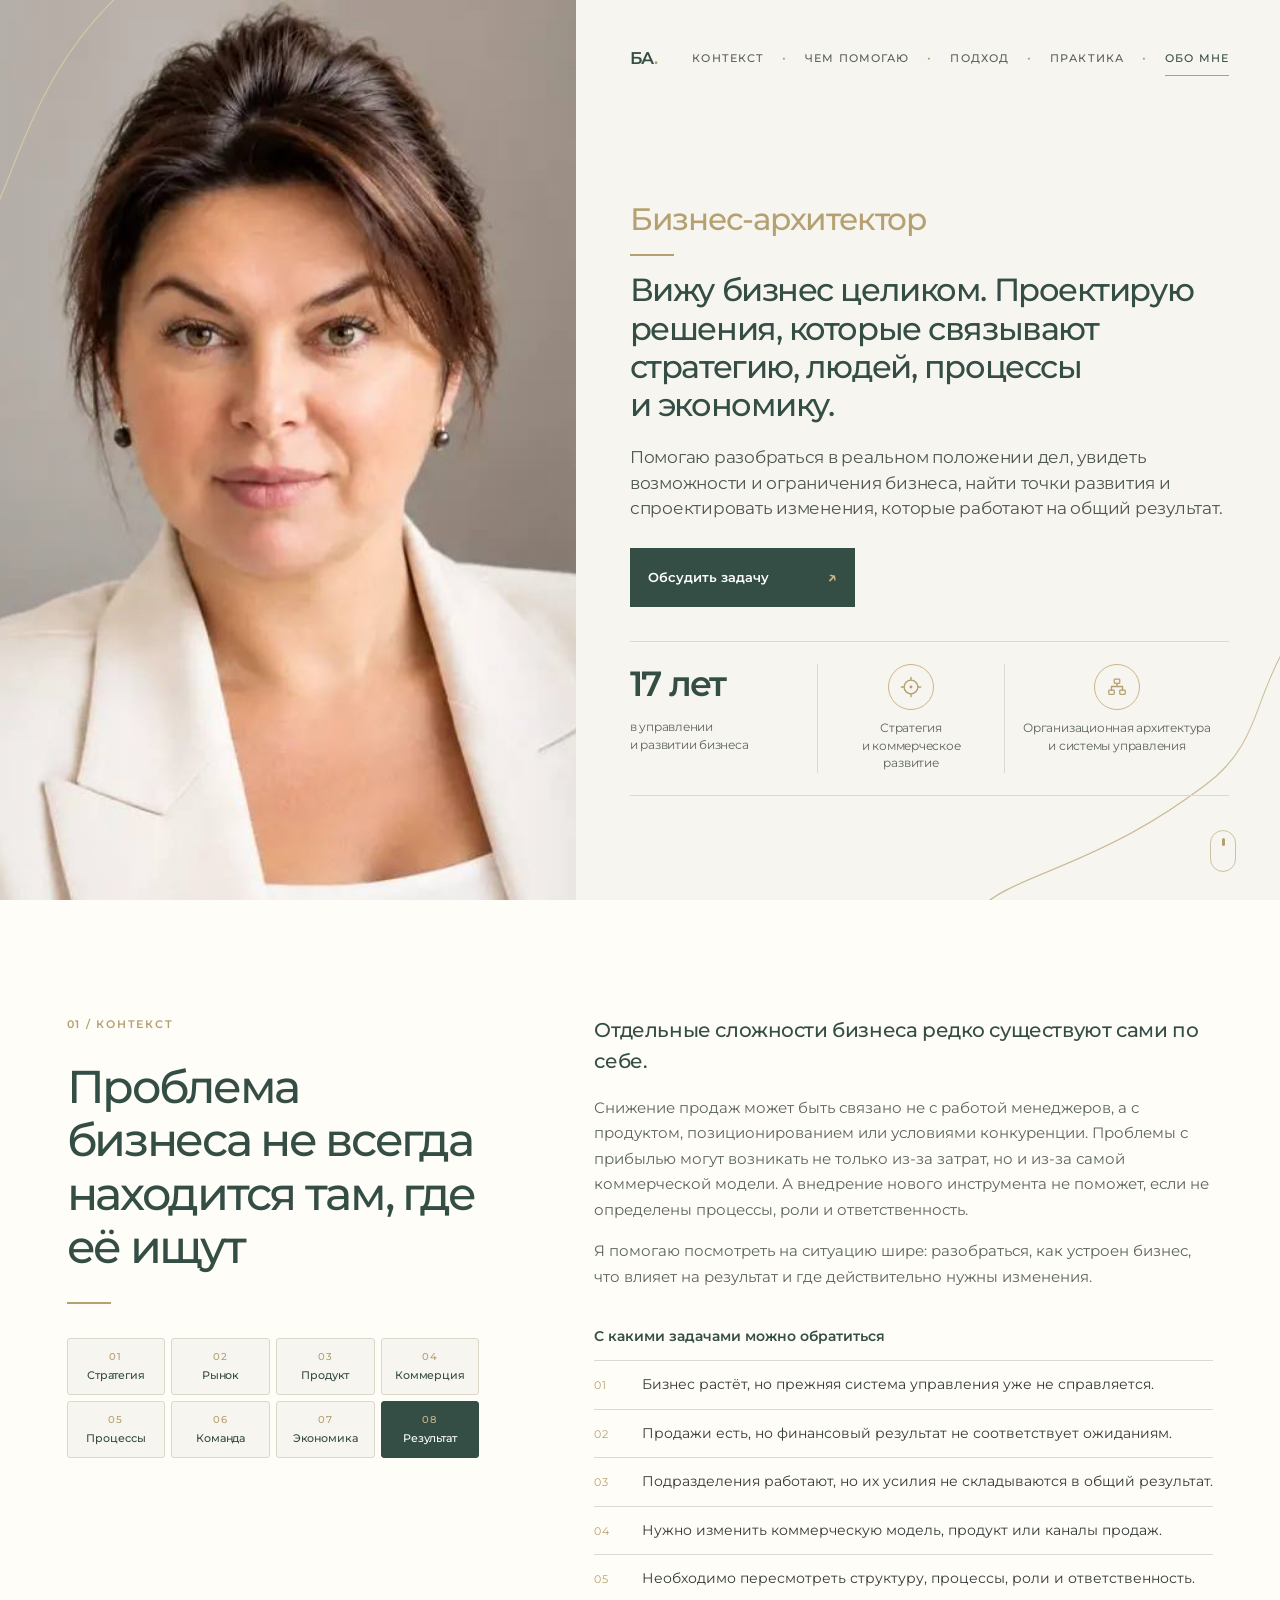
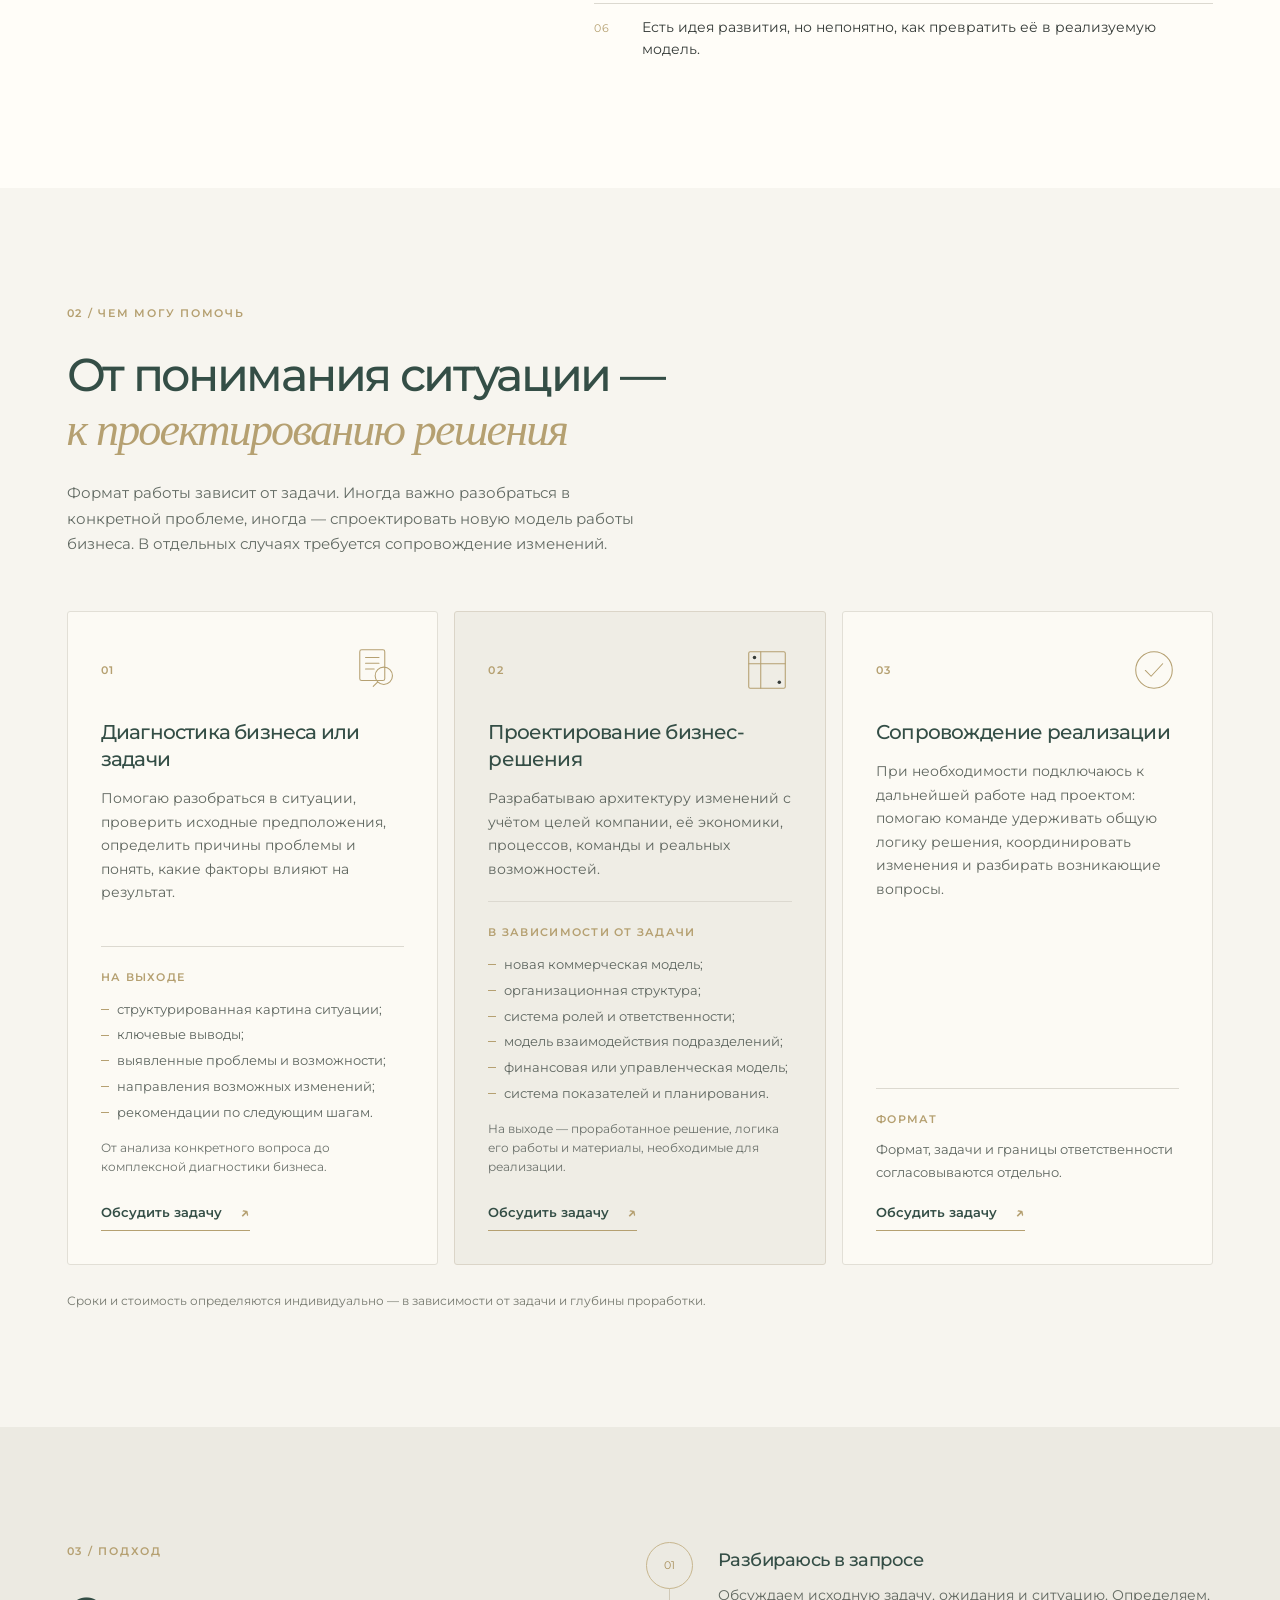
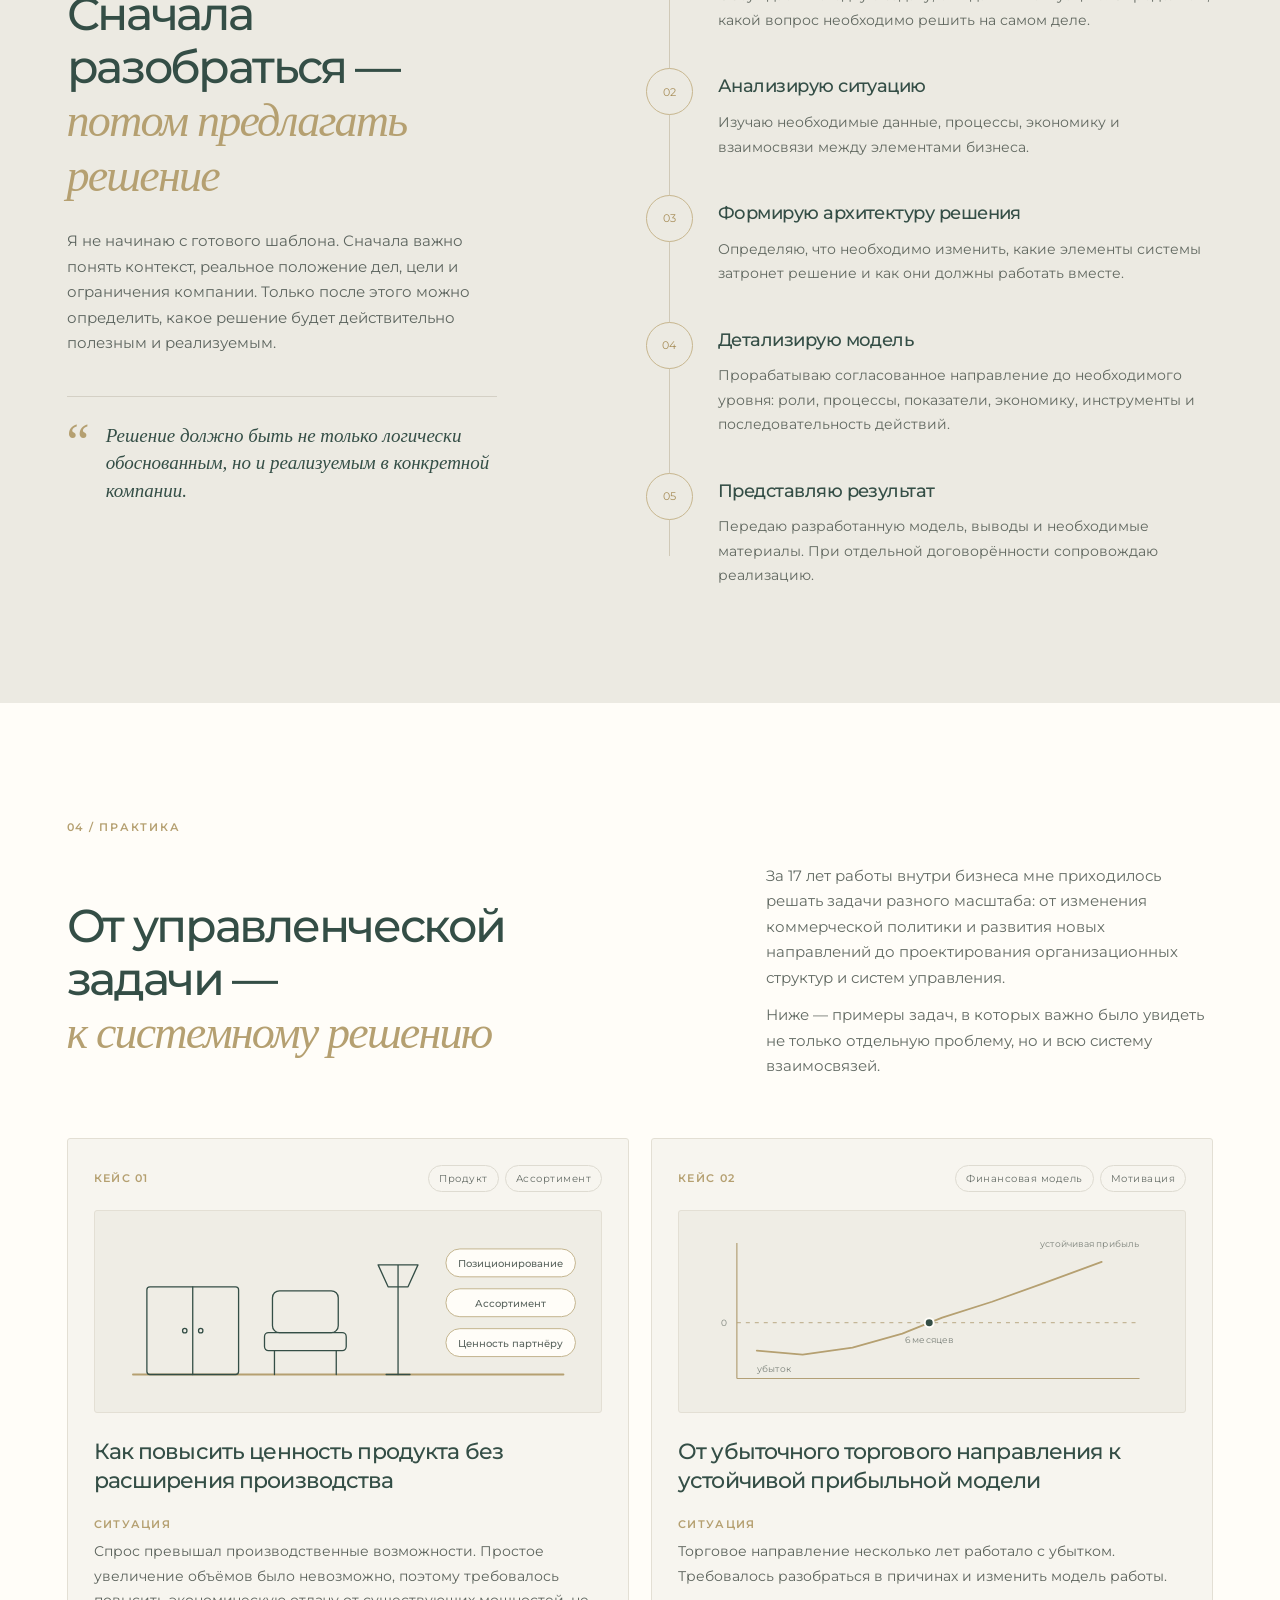
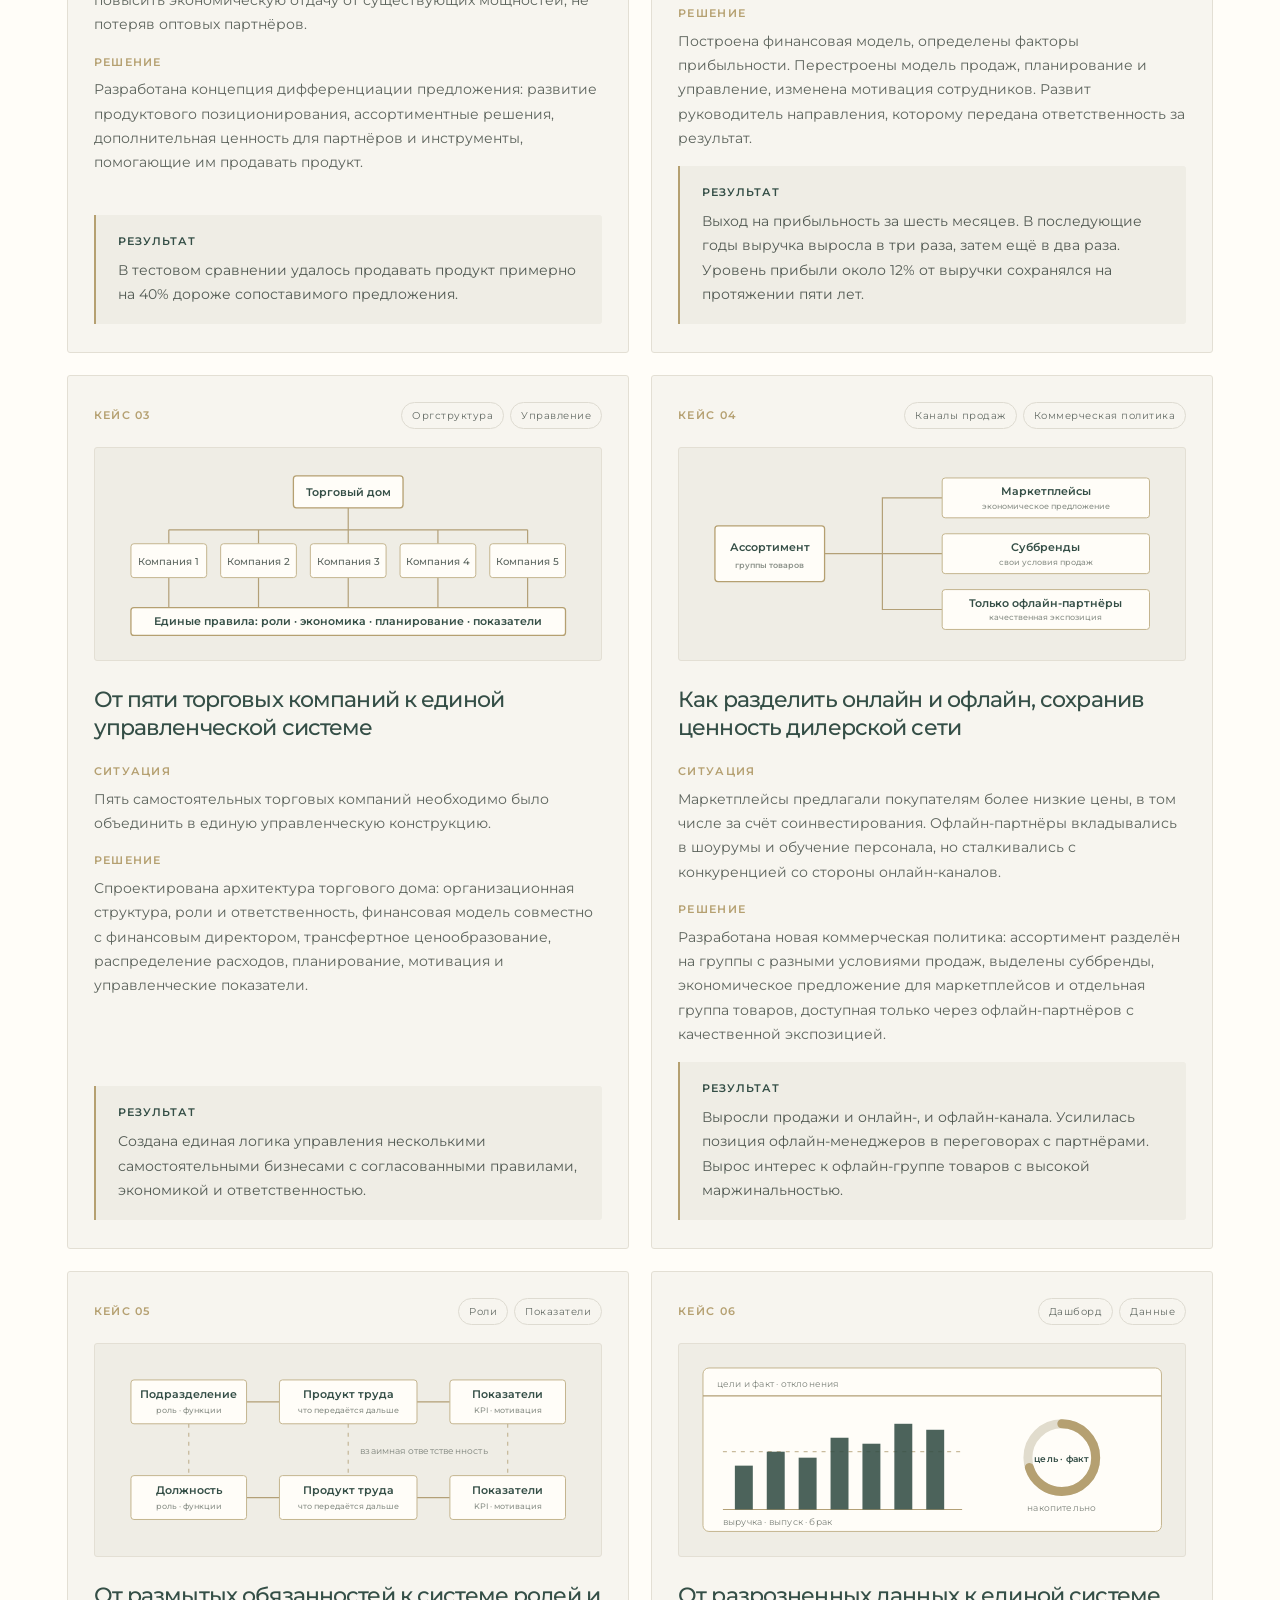
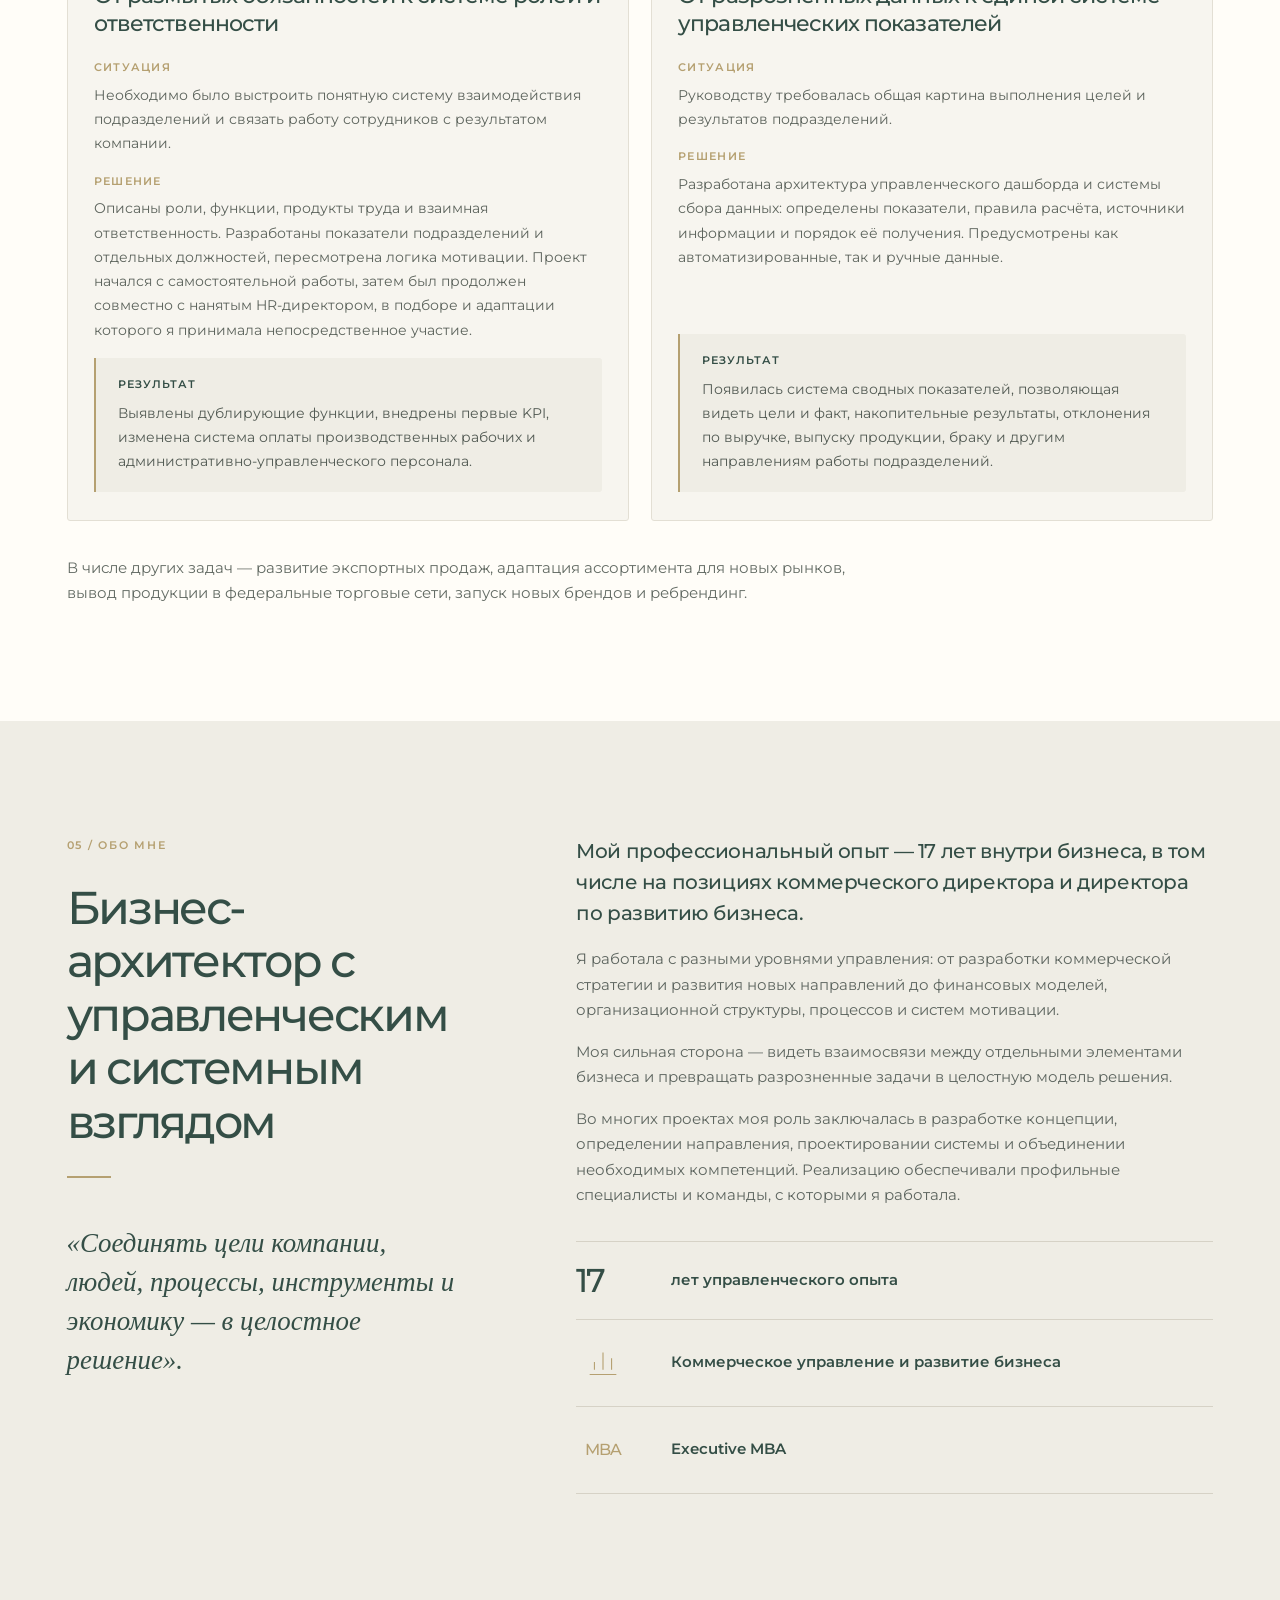
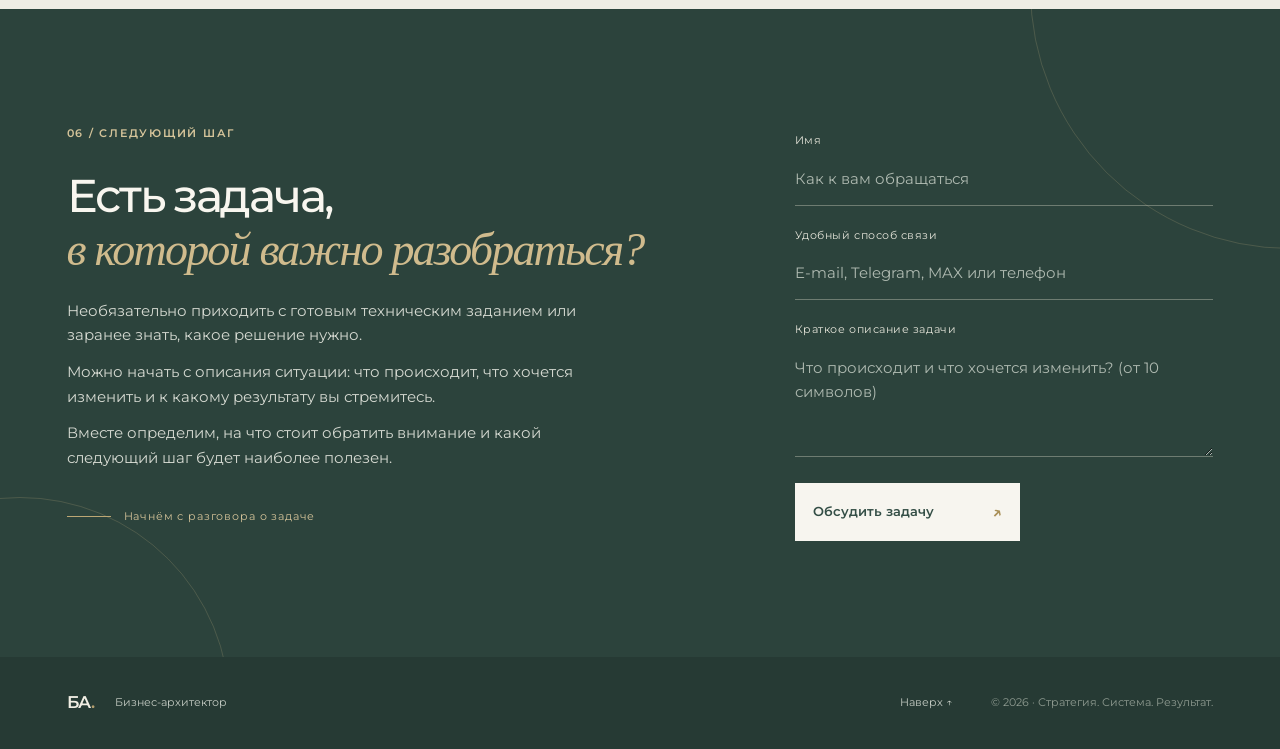
<file: index.html>
<!doctype html>
<html lang="ru">
<head>
  <meta charset="utf-8">
  <meta name="viewport" content="width=device-width, initial-scale=1">
  <meta name="theme-color" content="#f7f5ef">
  <title>Бизнес-архитектор — стратегия, система, результат</title>
  <meta name="description" content="Бизнес-архитектор. 17 лет в управлении и развитии бизнеса. Диагностика, проектирование бизнес-решений и сопровождение реализации.">
  <meta property="og:type" content="website">
  <meta property="og:title" content="Бизнес-архитектор — стратегия, система, результат">
  <meta property="og:description" content="Вижу бизнес целиком. Проектирую решения, которые связывают стратегию, людей, процессы и экономику.">
  <meta property="og:locale" content="ru_RU">
  <meta property="og:image" content="https://oskeroa08.github.io/-/assets/portrait.jpg">
  <link rel="icon" href="data:image/svg+xml,%3Csvg xmlns='http://www.w3.org/2000/svg' viewBox='0 0 64 64'%3E%3Crect width='64' height='64' rx='12' fill='%23344e46'/%3E%3Ctext x='32' y='42' font-family='Georgia,serif' font-size='30' fill='%23b5a071' text-anchor='middle'%3E%D0%91%D0%90.%3C/text%3E%3C/svg%3E">
  <link rel="preconnect" href="https://fonts.googleapis.com">
  <link rel="preconnect" href="https://fonts.gstatic.com" crossorigin>
  <link href="https://fonts.googleapis.com/css2?family=Montserrat:wght@400;500;600;700&display=swap" rel="stylesheet">
  <link rel="stylesheet" href="styles.css">
  <noscript><style>.reveal { opacity: 1; transform: none; }</style></noscript>
</head>
<body>
  <main>
    <!-- ============ ГЛАВНЫЙ ЭКРАН ============ -->
    <section class="hero" id="top" aria-labelledby="hero-title">
      <div class="hero-portrait">
        <img src="assets/portrait.jpg" alt="Портрет бизнес-архитектора в светлом жакете" width="1280" height="721" fetchpriority="high" decoding="async">
        <svg class="portrait-line" viewBox="0 0 250 300" aria-hidden="true"><path d="M-35 300 C 25 220, 30 85, 155 -25" /></svg>
      </div>
      <div class="hero-panel">
        <div class="hero-header-slot">
          <header class="hero-header" id="site-header">
            <a class="wordmark" href="#top" aria-label="На главную">БА<span>.</span></a>
            <nav class="top-nav" id="main-nav" aria-label="Основная навигация">
              <a class="active" data-spy="approach" href="#approach">Контекст</a><i>•</i>
              <a data-spy="services" href="#services">Чем помогаю</a><i>•</i>
              <a data-spy="process" href="#process">Подход</a><i>•</i>
              <a data-spy="cases" href="#cases">Практика</a><i>•</i>
              <a data-spy="about" href="#about">Обо мне</a>
            </nav>
            <button class="menu-toggle" type="button" aria-label="Открыть меню" aria-expanded="false" aria-controls="main-nav"><span></span><span></span></button>
          </header>
        </div>
        <div class="hero-content">
          <p class="eyebrow">Бизнес-архитектор</p>
          <span class="gold-rule" aria-hidden="true"></span>
          <h1 id="hero-title">Вижу бизнес целиком. Проектирую решения, которые связывают стратегию,&nbsp;людей, процессы и&nbsp;экономику.</h1>
          <p class="hero-description">Помогаю разобраться в реальном положении дел, увидеть возможности и ограничения бизнеса, найти точки развития и спроектировать изменения, которые работают на общий результат.</p>
          <a class="button button-dark" href="#contact">Обсудить задачу <span>↗</span></a>
          <div class="hero-facts" aria-label="Опыт и специализация">
            <div class="experience fact">
              <strong>17 лет</strong>
              <span>в управлении<br>и развитии бизнеса</span>
            </div>
            <div class="fact icon-fact">
              <span class="icon-circle" aria-hidden="true"><svg viewBox="0 0 24 24"><circle cx="12" cy="12" r="7.5"/><circle cx="12" cy="12" r="1.6" fill="currentColor" stroke="none"/><path d="M12 1.5v3M12 19.5v3M1.5 12h3M19.5 12h3"/></svg></span>
              <span>Стратегия<br>и коммерческое развитие</span>
            </div>
            <div class="fact icon-fact">
              <span class="icon-circle" aria-hidden="true"><svg viewBox="0 0 24 24"><rect x="9" y="3.5" width="6" height="4.5" rx=".8"/><rect x="3" y="15.5" width="6" height="4.5" rx=".8"/><rect x="15" y="15.5" width="6" height="4.5" rx=".8"/><path d="M12 8v3.5M6 15.5v-4h12v4"/></svg></span>
              <span>Организационная архитектура<br>и системы управления</span>
            </div>
          </div>
        </div>
        <svg class="hero-bottom-line" viewBox="0 0 470 250" preserveAspectRatio="none" aria-hidden="true"><path d="M470 20 C 425 70, 430 105, 350 140 S 205 195, 100 220 S 20 245, -10 252"/></svg>
      </div>
      <a class="scroll-cue" href="#approach" aria-label="Прокрутить к следующему разделу"><span></span></a>
    </section>

    <!-- ============ 01 / КОНТЕКСТ ============ -->
    <section class="section approach" id="approach">
      <div class="section-wrap approach-grid">
        <div class="section-intro reveal">
          <p class="section-kicker">01 / Контекст</p>
          <h2>Проблема бизнеса не всегда находится там, где её ищут</h2>
          <span class="gold-rule" aria-hidden="true"></span>
          <ol class="biz-map" aria-label="Взаимосвязи бизнеса">
            <li><span>01</span>Стратегия</li>
            <li><span>02</span>Рынок</li>
            <li><span>03</span>Продукт</li>
            <li><span>04</span>Коммерция</li>
            <li><span>05</span>Процессы</li>
            <li><span>06</span>Команда</li>
            <li><span>07</span>Экономика</li>
            <li><span>08</span>Результат</li>
          </ol>
        </div>
        <div class="approach-copy reveal">
          <p class="lead">Отдельные сложности бизнеса редко существуют сами по себе.</p>
          <p>Снижение продаж может быть связано не с работой менеджеров, а с продуктом, позиционированием или условиями конкуренции. Проблемы с прибылью могут возникать не только из-за затрат, но и из-за самой коммерческой модели. А внедрение нового инструмента не поможет, если не определены процессы, роли и ответственность.</p>
          <p>Я помогаю посмотреть на ситуацию шире: разобраться, как устроен бизнес, что влияет на результат и где действительно нужны изменения.</p>
          <div class="situations">
            <h3>С какими задачами можно обратиться</h3>
            <div class="situation"><span>01</span><p>Бизнес растёт, но прежняя система управления уже не справляется.</p></div>
            <div class="situation"><span>02</span><p>Продажи есть, но финансовый результат не соответствует ожиданиям.</p></div>
            <div class="situation"><span>03</span><p>Подразделения работают, но их усилия не складываются в общий результат.</p></div>
            <div class="situation"><span>04</span><p>Нужно изменить коммерческую модель, продукт или каналы продаж.</p></div>
            <div class="situation"><span>05</span><p>Необходимо пересмотреть структуру, процессы, роли и ответственность.</p></div>
            <div class="situation"><span>06</span><p>Есть идея развития, но непонятно, как превратить её в реализуемую модель.</p></div>
          </div>
        </div>
      </div>
    </section>

    <!-- ============ 02 / ЧЕМ МОГУ ПОМОЧЬ ============ -->
    <section class="section services" id="services">
      <div class="section-wrap">
        <div class="section-heading reveal">
          <p class="section-kicker">02 / Чем могу помочь</p>
          <h2>От понимания ситуации —<br><em>к проектированию решения</em></h2>
          <p class="section-deck">Формат работы зависит от задачи. Иногда важно разобраться в конкретной проблеме, иногда — спроектировать новую модель работы бизнеса. В отдельных случаях требуется сопровождение изменений.</p>
        </div>
        <div class="service-grid">
          <article class="service-card reveal">
            <div class="card-top">
              <span class="card-number">01</span>
              <svg viewBox="0 0 52 52" aria-hidden="true"><rect x="6" y="5" width="26" height="32" rx="2"/><path d="M12 13h14M12 19h14M12 25h9"/><circle cx="31" cy="32" r="9"/><path d="m24.5 38.5-4.5 4.5"/></svg>
            </div>
            <h3>Диагностика бизнеса или задачи</h3>
            <p>Помогаю разобраться в ситуации, проверить исходные предположения, определить причины проблемы и понять, какие факторы влияют на результат.</p>
            <div class="deliverable">
              <span>На выходе</span>
              <ul class="check-list">
                <li>структурированная картина ситуации;</li>
                <li>ключевые выводы;</li>
                <li>выявленные проблемы и возможности;</li>
                <li>направления возможных изменений;</li>
                <li>рекомендации по следующим шагам.</li>
              </ul>
            </div>
            <p class="service-format">От анализа конкретного вопроса до комплексной диагностики бизнеса.</p>
            <a class="text-link" href="#contact">Обсудить задачу <span>↗</span></a>
          </article>
          <article class="service-card featured reveal">
            <div class="card-top">
              <span class="card-number">02</span>
              <svg viewBox="0 0 52 52" aria-hidden="true"><rect x="7" y="7" width="38" height="38" rx="1.5"/><path d="M7 19.5h38M19.5 7v38"/><circle cx="13" cy="13" r="1.8" fill="currentColor" stroke="none"/><circle cx="38.8" cy="38.8" r="1.8" fill="currentColor" stroke="none"/></svg>
            </div>
            <h3>Проектирование бизнес-решения</h3>
            <p>Разрабатываю архитектуру изменений с учётом целей компании, её экономики, процессов, команды и реальных возможностей.</p>
            <div class="deliverable">
              <span>В зависимости от задачи</span>
              <ul class="check-list">
                <li>новая коммерческая модель;</li>
                <li>организационная структура;</li>
                <li>система ролей и ответственности;</li>
                <li>модель взаимодействия подразделений;</li>
                <li>финансовая или управленческая модель;</li>
                <li>система показателей и планирования.</li>
              </ul>
            </div>
            <p class="service-format">На выходе — проработанное решение, логика его работы и материалы, необходимые для реализации.</p>
            <a class="text-link" href="#contact">Обсудить задачу <span>↗</span></a>
          </article>
          <article class="service-card reveal">
            <div class="card-top">
              <span class="card-number">03</span>
              <svg viewBox="0 0 52 52" aria-hidden="true"><circle cx="26" cy="26" r="19"/><path d="m17 26.5 6 6 12-13"/></svg>
            </div>
            <h3>Сопровождение реализации</h3>
            <p>При необходимости подключаюсь к дальнейшей работе над проектом: помогаю команде удерживать общую логику решения, координировать изменения и разбирать возникающие вопросы.</p>
            <div class="deliverable"><span>Формат</span><p>Формат, задачи и границы ответственности согласовываются отдельно.</p></div>
            <a class="text-link" href="#contact">Обсудить задачу <span>↗</span></a>
          </article>
        </div>
        <p class="pricing-note reveal">Сроки и стоимость определяются индивидуально — в зависимости от задачи и глубины проработки.</p>
      </div>
    </section>

    <!-- ============ 03 / ПОДХОД ============ -->
    <section class="section process" id="process">
      <div class="section-wrap process-layout">
        <div class="process-intro reveal">
          <p class="section-kicker">03 / Подход</p>
          <h2>Сначала разобраться —<br><em>потом предлагать решение</em></h2>
          <p>Я не начинаю с готового шаблона. Сначала важно понять контекст, реальное положение дел, цели и ограничения компании. Только после этого можно определить, какое решение будет действительно полезным и реализуемым.</p>
          <div class="principle"><span class="principle-mark" aria-hidden="true">“</span><p>Решение должно быть не только логически обоснованным, но и реализуемым в конкретной компании.</p></div>
        </div>
        <div class="timeline reveal">
          <article class="timeline-step"><span class="timeline-number">01</span><div><h3>Разбираюсь в запросе</h3><p>Обсуждаем исходную задачу, ожидания и ситуацию. Определяем, какой вопрос необходимо решить на самом деле.</p></div></article>
          <article class="timeline-step"><span class="timeline-number">02</span><div><h3>Анализирую ситуацию</h3><p>Изучаю необходимые данные, процессы, экономику и взаимосвязи между элементами бизнеса.</p></div></article>
          <article class="timeline-step"><span class="timeline-number">03</span><div><h3>Формирую архитектуру решения</h3><p>Определяю, что необходимо изменить, какие элементы системы затронет решение и как они должны работать вместе.</p></div></article>
          <article class="timeline-step"><span class="timeline-number">04</span><div><h3>Детализирую модель</h3><p>Прорабатываю согласованное направление до необходимого уровня: роли, процессы, показатели, экономику, инструменты и последовательность действий.</p></div></article>
          <article class="timeline-step"><span class="timeline-number">05</span><div><h3>Представляю результат</h3><p>Передаю разработанную модель, выводы и необходимые материалы. При отдельной договорённости сопровождаю реализацию.</p></div></article>
        </div>
      </div>
    </section>

    <!-- ============ 04 / ПРАКТИКА ============ -->
    <section class="section cases" id="cases">
      <div class="section-wrap">
        <div class="section-heading cases-heading reveal">
          <p class="section-kicker">04 / Практика</p>
          <h2>От управленческой задачи&nbsp;—<br><em>к системному решению</em></h2>
          <div class="section-deck">
            <p>За 17 лет работы внутри бизнеса мне приходилось решать задачи разного масштаба: от изменения коммерческой политики и развития новых направлений до проектирования организационных структур и систем управления.</p>
            <p>Ниже — примеры задач, в которых важно было увидеть не только отдельную проблему, но и всю систему взаимосвязей.</p>
          </div>
        </div>

        <div class="case-grid">

          <!-- Кейс 01 -->
          <article class="case reveal">
            <div class="case-aside">
              <div class="case-head">
                <span class="case-index">Кейс 01</span>
                <div class="case-tags"><span>Продукт</span><span>Ассортимент</span></div>
              </div>
              <div class="case-visual" aria-hidden="true">
                <svg class="dgm" viewBox="0 0 480 170" role="img">
                  <g class="dgm-line-gold"><path d="M24 148H456"/></g>
                  <g class="dgm-draw">
                    <rect x="38" y="60" width="92" height="88" rx="3"/>
                    <path d="M84 60v88"/>
                    <circle cx="76" cy="104" r="2.2"/><circle cx="92" cy="104" r="2.2"/>
                    <rect x="164" y="64" width="66" height="42" rx="7"/>
                    <rect x="156" y="106" width="82" height="18" rx="4"/>
                    <path d="M166 124v24M228 124v24"/>
                    <path d="M290 38v110M270 38h40l-10 22h-20z"/>
                    <path d="M278 148h24"/>
                  </g>
                  <g class="dgm-box">
                    <rect x="338" y="22" width="130" height="28" rx="14"/><text x="403" y="40" text-anchor="middle">Позиционирование</text>
                    <rect x="338" y="62" width="130" height="28" rx="14"/><text x="403" y="80" text-anchor="middle">Ассортимент</text>
                    <rect x="338" y="102" width="130" height="28" rx="14"/><text x="403" y="120" text-anchor="middle">Ценность партнёру</text>
                  </g>
                </svg>
              </div>
            </div>
            <div class="case-body">
              <h3>Как повысить ценность продукта без расширения производства</h3>
              <div class="case-part"><h4>Ситуация</h4><p>Спрос превышал производственные возможности. Простое увеличение объёмов было невозможно, поэтому требовалось повысить экономическую отдачу от существующих мощностей, не потеряв оптовых партнёров.</p></div>
              <div class="case-part"><h4>Решение</h4><p>Разработана концепция дифференциации предложения: развитие продуктового позиционирования, ассортиментные решения, дополнительная ценность для партнёров и инструменты, помогающие им продавать продукт.</p></div>
              <div class="case-result"><span>Результат</span><p>В тестовом сравнении удалось продавать продукт примерно на 40% дороже сопоставимого предложения.</p></div>
            </div>
          </article>

          <!-- Кейс 02 -->
          <article class="case reveal">
            <div class="case-aside">
              <div class="case-head">
                <span class="case-index">Кейс 02</span>
                <div class="case-tags"><span>Финансовая модель</span><span>Мотивация</span></div>
              </div>
              <div class="case-visual" aria-hidden="true">
                <svg class="dgm" viewBox="0 0 480 170" role="img">
                  <g class="dgm-lines">
                    <path d="M44 16v136M44 152h404"/>
                    <path class="dgm-dash" d="M44 96H448"/>
                  </g>
                  <g class="dgm-line-gold"><path d="M64 124 110 128 160 121 210 107 250 91 300 75 350 57 410 35"/></g>
                  <circle class="dgm-dot" cx="237" cy="96" r="4.5"/>
                  <text class="dgm-label" x="34" y="99" text-anchor="end">0</text>
                  <text class="dgm-label" x="64" y="145">убыток</text>
                  <text class="dgm-label" x="237" y="116" text-anchor="middle">6 месяцев</text>
                  <text class="dgm-label" x="448" y="20" text-anchor="end">устойчивая прибыль</text>
                </svg>
              </div>
            </div>
            <div class="case-body">
              <h3>От убыточного торгового направления к устойчивой прибыльной модели</h3>
              <div class="case-part"><h4>Ситуация</h4><p>Торговое направление несколько лет работало с убытком. Требовалось разобраться в причинах и изменить модель работы.</p></div>
              <div class="case-part"><h4>Решение</h4><p>Построена финансовая модель, определены факторы прибыльности. Перестроены модель продаж, планирование и управление, изменена мотивация сотрудников. Развит руководитель направления, которому передана ответственность за результат.</p></div>
              <div class="case-result"><span>Результат</span><p>Выход на прибыльность за шесть месяцев. В последующие годы выручка выросла в три раза, затем ещё в два раза. Уровень прибыли около 12% от выручки сохранялся на протяжении пяти лет.</p></div>
            </div>
          </article>

          <!-- Кейс 03 -->
          <article class="case reveal">
            <div class="case-aside">
              <div class="case-head">
                <span class="case-index">Кейс 03</span>
                <div class="case-tags"><span>Оргструктура</span><span>Управление</span></div>
              </div>
              <div class="case-visual" aria-hidden="true">
                <svg class="dgm" viewBox="0 0 480 180" role="img">
                  <g class="dgm-lines">
                    <path d="M240 44v22M60 66h360M60 66v14M150 66v14M240 66v14M330 66v14M420 66v14"/>
                    <path d="M60 114v30M150 114v30M240 114v30M330 114v30M420 114v30"/>
                  </g>
                  <g class="dgm-box dgm-box-accent">
                    <rect x="185" y="12" width="110" height="32" rx="3"/><text x="240" y="32" text-anchor="middle">Торговый дом</text>
                  </g>
                  <g class="dgm-box">
                    <rect x="22" y="80" width="76" height="34" rx="3"/><text x="60" y="101" text-anchor="middle">Компания 1</text>
                    <rect x="112" y="80" width="76" height="34" rx="3"/><text x="150" y="101" text-anchor="middle">Компания 2</text>
                    <rect x="202" y="80" width="76" height="34" rx="3"/><text x="240" y="101" text-anchor="middle">Компания 3</text>
                    <rect x="292" y="80" width="76" height="34" rx="3"/><text x="330" y="101" text-anchor="middle">Компания 4</text>
                    <rect x="382" y="80" width="76" height="34" rx="3"/><text x="420" y="101" text-anchor="middle">Компания 5</text>
                  </g>
                  <g class="dgm-box dgm-box-accent">
                    <rect x="22" y="144" width="436" height="28" rx="3"/><text x="240" y="162" text-anchor="middle">Единые правила: роли · экономика · планирование · показатели</text>
                  </g>
                </svg>
              </div>
            </div>
            <div class="case-body">
              <h3>От пяти торговых компаний к единой управленческой системе</h3>
              <div class="case-part"><h4>Ситуация</h4><p>Пять самостоятельных торговых компаний необходимо было объединить в единую управленческую конструкцию.</p></div>
              <div class="case-part"><h4>Решение</h4><p>Спроектирована архитектура торгового дома: организационная структура, роли и ответственность, финансовая модель совместно с финансовым директором, трансфертное ценообразование, распределение расходов, планирование, мотивация и управленческие показатели.</p></div>
              <div class="case-result"><span>Результат</span><p>Создана единая логика управления несколькими самостоятельными бизнесами с согласованными правилами, экономикой и ответственностью.</p></div>
            </div>
          </article>

          <!-- Кейс 04 -->
          <article class="case reveal">
            <div class="case-aside">
              <div class="case-head">
                <span class="case-index">Кейс 04</span>
                <div class="case-tags"><span>Каналы продаж</span><span>Коммерческая политика</span></div>
              </div>
              <div class="case-visual" aria-hidden="true">
                <svg class="dgm" viewBox="0 0 480 180" role="img">
                  <g class="dgm-lines">
                    <path d="M132 90H190V34H250M132 90H250M132 90H190V146H250"/>
                  </g>
                  <g class="dgm-box dgm-box-accent">
                    <rect x="22" y="62" width="110" height="56" rx="3"/>
                    <text x="77" y="87" text-anchor="middle">Ассортимент</text>
                    <text x="77" y="104" text-anchor="middle" class="dgm-sub">группы товаров</text>
                  </g>
                  <g class="dgm-box">
                    <rect x="250" y="14" width="208" height="40" rx="3"/>
                    <text x="354" y="31" text-anchor="middle" class="dgm-strong">Маркетплейсы</text>
                    <text x="354" y="45" text-anchor="middle" class="dgm-sub">экономическое предложение</text>
                    <rect x="250" y="70" width="208" height="40" rx="3"/>
                    <text x="354" y="87" text-anchor="middle" class="dgm-strong">Суббренды</text>
                    <text x="354" y="101" text-anchor="middle" class="dgm-sub">свои условия продаж</text>
                    <rect x="250" y="126" width="208" height="40" rx="3"/>
                    <text x="354" y="143" text-anchor="middle" class="dgm-strong">Только офлайн-партнёры</text>
                    <text x="354" y="157" text-anchor="middle" class="dgm-sub">качественная экспозиция</text>
                  </g>
                </svg>
              </div>
            </div>
            <div class="case-body">
              <h3>Как разделить онлайн и офлайн, сохранив ценность дилерской сети</h3>
              <div class="case-part"><h4>Ситуация</h4><p>Маркетплейсы предлагали покупателям более низкие цены, в том числе за счёт соинвестирования. Офлайн-партнёры вкладывались в шоурумы и обучение персонала, но сталкивались с конкуренцией со стороны онлайн-каналов.</p></div>
              <div class="case-part"><h4>Решение</h4><p>Разработана новая коммерческая политика: ассортимент разделён на группы с разными условиями продаж, выделены суббренды, экономическое предложение для маркетплейсов и отдельная группа товаров, доступная только через офлайн-партнёров с качественной экспозицией.</p></div>
              <div class="case-result"><span>Результат</span><p>Выросли продажи и онлайн-, и офлайн-канала. Усилилась позиция офлайн-менеджеров в переговорах с партнёрами. Вырос интерес к офлайн-группе товаров с высокой маржинальностью.</p></div>
            </div>
          </article>

          <!-- Кейс 05 -->
          <article class="case reveal">
            <div class="case-aside">
              <div class="case-head">
                <span class="case-index">Кейс 05</span>
                <div class="case-tags"><span>Роли</span><span>Показатели</span></div>
              </div>
              <div class="case-visual" aria-hidden="true">
                <svg class="dgm" viewBox="0 0 480 180" role="img">
                  <g class="dgm-lines">
                    <path d="M138 42H171M309 42H342M138 138H171M309 138H342"/>
                    <path class="dgm-dash" d="M80 64V116M240 64V116M400 64V116"/>
                  </g>
                  <g class="dgm-box">
                    <rect x="22" y="20" width="116" height="44" rx="3"/>
                    <text x="80" y="38" text-anchor="middle" class="dgm-strong">Подразделение</text>
                    <text x="80" y="53" text-anchor="middle" class="dgm-sub">роль · функции</text>
                    <rect x="171" y="20" width="138" height="44" rx="3"/>
                    <text x="240" y="38" text-anchor="middle" class="dgm-strong">Продукт труда</text>
                    <text x="240" y="53" text-anchor="middle" class="dgm-sub">что передаётся дальше</text>
                    <rect x="342" y="20" width="116" height="44" rx="3"/>
                    <text x="400" y="38" text-anchor="middle" class="dgm-strong">Показатели</text>
                    <text x="400" y="53" text-anchor="middle" class="dgm-sub">KPI · мотивация</text>
                    <rect x="22" y="116" width="116" height="44" rx="3"/>
                    <text x="80" y="134" text-anchor="middle" class="dgm-strong">Должность</text>
                    <text x="80" y="149" text-anchor="middle" class="dgm-sub">роль · функции</text>
                    <rect x="171" y="116" width="138" height="44" rx="3"/>
                    <text x="240" y="134" text-anchor="middle" class="dgm-strong">Продукт труда</text>
                    <text x="240" y="149" text-anchor="middle" class="dgm-sub">что передаётся дальше</text>
                    <rect x="342" y="116" width="116" height="44" rx="3"/>
                    <text x="400" y="134" text-anchor="middle" class="dgm-strong">Показатели</text>
                    <text x="400" y="149" text-anchor="middle" class="dgm-sub">KPI · мотивация</text>
                  </g>
                  <text class="dgm-label" x="252" y="94">взаимная ответственность</text>
                </svg>
              </div>
            </div>
            <div class="case-body">
              <h3>От размытых обязанностей к системе ролей и ответственности</h3>
              <div class="case-part"><h4>Ситуация</h4><p>Необходимо было выстроить понятную систему взаимодействия подразделений и связать работу сотрудников с результатом компании.</p></div>
              <div class="case-part"><h4>Решение</h4><p>Описаны роли, функции, продукты труда и взаимная ответственность. Разработаны показатели подразделений и отдельных должностей, пересмотрена логика мотивации. Проект начался с самостоятельной работы, затем был продолжен совместно с нанятым HR-директором, в подборе и адаптации которого я принимала непосредственное участие.</p></div>
              <div class="case-result"><span>Результат</span><p>Выявлены дублирующие функции, внедрены первые KPI, изменена система оплаты производственных рабочих и административно-управленческого персонала.</p></div>
            </div>
          </article>

          <!-- Кейс 06 -->
          <article class="case reveal">
            <div class="case-aside">
              <div class="case-head">
                <span class="case-index">Кейс 06</span>
                <div class="case-tags"><span>Дашборд</span><span>Данные</span></div>
              </div>
              <div class="case-visual" aria-hidden="true">
                <svg class="dgm" viewBox="0 0 480 180" role="img">
                  <g class="dgm-box"><rect x="10" y="8" width="460" height="164" rx="6"/></g>
                  <g class="dgm-lines"><path d="M10 36H470M30 150H270"/><path class="dgm-dash" d="M30 92H270"/></g>
                  <g class="dgm-bar">
                    <rect x="42" y="106" width="18" height="44"/><rect x="74" y="92" width="18" height="58"/><rect x="106" y="98" width="18" height="52"/>
                    <rect x="138" y="78" width="18" height="72"/><rect x="170" y="84" width="18" height="66"/><rect x="202" y="64" width="18" height="86"/><rect x="234" y="70" width="18" height="80"/>
                  </g>
                  <text class="dgm-label" x="24" y="27">цели и факт · отклонения</text>
                  <text class="dgm-label" x="30" y="166">выручка · выпуск · брак</text>
                  <circle class="dgm-ring-bg" cx="370" cy="98" r="34"/>
                  <circle class="dgm-ring" cx="370" cy="98" r="34" transform="rotate(-90 370 98)"/>
                  <text class="dgm-sub-center" x="370" y="102" text-anchor="middle">цель · факт</text>
                  <text class="dgm-label" x="370" y="152" text-anchor="middle">накопительно</text>
                </svg>
              </div>
            </div>
            <div class="case-body">
              <h3>От разрозненных данных к единой системе управленческих показателей</h3>
              <div class="case-part"><h4>Ситуация</h4><p>Руководству требовалась общая картина выполнения целей и результатов подразделений.</p></div>
              <div class="case-part"><h4>Решение</h4><p>Разработана архитектура управленческого дашборда и системы сбора данных: определены показатели, правила расчёта, источники информации и порядок её получения. Предусмотрены как автоматизированные, так и ручные данные.</p></div>
              <div class="case-result"><span>Результат</span><p>Появилась система сводных показателей, позволяющая видеть цели и факт, накопительные результаты, отклонения по выручке, выпуску продукции, браку и другим направлениям работы подразделений.</p></div>
            </div>
          </article>

        </div>
        <p class="case-extra reveal">В числе других задач — развитие экспортных продаж, адаптация ассортимента для новых рынков, вывод продукции в федеральные торговые сети, запуск новых брендов и ребрендинг.</p>
      </div>
    </section>

    <!-- ============ 05 / ОБО МНЕ ============ -->
    <section class="section about" id="about">
      <div class="section-wrap about-grid">
        <div class="about-left reveal">
          <p class="section-kicker">05 / Обо мне</p>
          <h2>Бизнес-архитектор с управленческим и системным взглядом</h2>
          <span class="gold-rule" aria-hidden="true"></span>
          <p class="about-quote">«Соединять цели компании, людей, процессы, инструменты и экономику — в целостное решение».</p>
        </div>
        <div class="about-right reveal">
          <p class="lead">Мой профессиональный опыт — 17 лет внутри бизнеса, в том числе на позициях коммерческого директора и директора по развитию бизнеса.</p>
          <p>Я работала с разными уровнями управления: от разработки коммерческой стратегии и развития новых направлений до финансовых моделей, организационной структуры, процессов и систем мотивации.</p>
          <p>Моя сильная сторона — видеть взаимосвязи между отдельными элементами бизнеса и превращать разрозненные задачи в целостную модель решения.</p>
          <p>Во многих проектах моя роль заключалась в разработке концепции, определении направления, проектировании системы и объединении необходимых компетенций. Реализацию обеспечивали профильные специалисты и команды, с которыми я работала.</p>
          <div class="credentials">
            <div class="credential">
              <span class="credential-number">17</span>
              <div><h3>лет управленческого опыта</h3></div>
            </div>
            <div class="credential">
              <span class="credential-icon"><svg viewBox="0 0 42 42" aria-hidden="true"><path d="M7 33h28M12 28v-8M21 28V10M30 28v-12"/></svg></span>
              <div><h3>Коммерческое управление и развитие бизнеса</h3></div>
            </div>
            <div class="credential">
              <span class="credential-icon">MBA</span>
              <div><h3>Executive MBA</h3></div>
            </div>
          </div>
        </div>
      </div>
    </section>

    <!-- ============ 06 / КОНТАКТ ============ -->
    <section class="contact-section" id="contact">
      <div class="contact-orbit orbit-left" aria-hidden="true"></div>
      <div class="contact-orbit orbit-right" aria-hidden="true"></div>
      <div class="section-wrap contact-grid">
        <div class="contact-copy reveal">
          <p class="section-kicker">06 / Следующий шаг</p>
          <h2>Есть задача,<br><em>в которой важно разобраться?</em></h2>
          <p>Необязательно приходить с готовым техническим заданием или заранее знать, какое решение нужно.</p>
          <p>Можно начать с описания ситуации: что происходит, что хочется изменить и к какому результату вы стремитесь.</p>
          <p>Вместе определим, на что стоит обратить внимание и какой следующий шаг будет наиболее полезен.</p>
          <div class="contact-signature"><span aria-hidden="true"></span><small>Начнём с разговора о задаче</small></div>
        </div>
        <form class="contact-form reveal" id="contact-form" novalidate>
          <label for="name">Имя</label>
          <input id="name" name="name" autocomplete="name" placeholder="Как к вам обращаться" maxlength="80" required aria-describedby="name-error">
          <small class="field-error" id="name-error" aria-live="polite"></small>

          <label for="contact-way">Удобный способ связи</label>
          <input id="contact-way" name="contact" placeholder="E-mail, Telegram, MAX или телефон" maxlength="120" required aria-describedby="contact-error">
          <small class="field-error" id="contact-error" aria-live="polite"></small>

          <label for="message">Краткое описание задачи</label>
          <textarea id="message" name="message" rows="4" minlength="10" maxlength="2000" placeholder="Что происходит и что хочется изменить? (от 10 символов)" required aria-describedby="message-error"></textarea>
          <small class="field-error" id="message-error" aria-live="polite"></small>

          <button class="button button-light" type="submit">Обсудить задачу <span>↗</span></button>
          <p class="form-note" id="form-note" role="status" aria-live="polite"></p>
          <p class="direct-contact" id="direct-contact" hidden>Или напишите напрямую: <a id="direct-mail" href="#" hidden>электронная почта</a><span id="direct-sep" hidden> · </span><a id="direct-max" href="#" target="_blank" rel="noopener" hidden>MAX</a></p>
        </form>
      </div>
    </section>

    <footer class="footer">
      <div class="section-wrap footer-inner">
        <a class="footer-mark" href="#top">БА<span>.</span></a>
        <span>Бизнес-архитектор</span>
        <a href="#top" class="back-top">Наверх ↑</a>
        <small>© <span id="year"></span> · Стратегия. Система. Результат.</small>
      </div>
    </footer>
  </main>
  <script src="script.js" defer></script>
</body>
</html>
</file>
<file: styles.css>
/* ============================================================
   Бизнес-архитектор — styles.css
   Единая структура: токены → база → общие блоки → секции → медиа
   ============================================================ */

/* ---------- 1. Токены ---------- */
:root {
  --paper: #f7f5ef;
  --paper-2: #f0eee7;
  --green: #344e46;
  --green-deep: #2c433c;
  --gold: #b5a071;
  --gold-soft: #c9b586;
  --ink: #343a37;
  --muted: #6b716b;
  --line: #dcd9d0;
  --white: #fffdf8;
  --serif: Georgia, 'Times New Roman', serif;
  --sans: 'Montserrat', Arial, sans-serif;
  --max: 1210px;
  --pad: clamp(24px, 5.2vw, 84px);
  --radius: 3px;
}

/* ---------- 2. База ---------- */
* { box-sizing: border-box; }
html { scroll-behavior: smooth; scroll-padding-top: 70px; }
body {
  margin: 0;
  background: var(--paper);
  color: var(--ink);
  font-family: var(--sans);
  font-size: 15px;
  line-height: 1.7;
  -webkit-font-smoothing: antialiased;
}
a { color: inherit; text-decoration: none; }
button, input, textarea { font: inherit; }
button, a { -webkit-tap-highlight-color: transparent; }
img { max-width: 100%; display: block; }
::selection { background: #d9ccb0; color: var(--green-deep); }
:focus-visible { outline: 2px solid rgba(181, 160, 113, .8); outline-offset: 3px; }

/* ---------- 3. Общие блоки ---------- */
.section { padding: clamp(72px, 9vw, 130px) 0; }
.section-wrap { width: min(var(--max), calc(100% - var(--pad) * 2)); margin: 0 auto; }
.section-kicker {
  color: var(--gold);
  font-size: 11px;
  font-weight: 600;
  letter-spacing: .16em;
  text-transform: uppercase;
  margin: 0 0 26px;
}
.gold-rule { display: block; width: 44px; height: 2px; background: var(--gold); margin: 16px 0; }
.section h2, .contact-section h2 {
  font-size: clamp(31px, 3.6vw, 50px);
  line-height: 1.16;
  letter-spacing: -.05em;
  font-weight: 500;
  color: var(--green);
  margin: 0;
}
.section h2 em, .contact-section h2 em {
  font-family: var(--serif);
  font-style: italic;
  font-weight: 400;
  color: var(--gold);
  letter-spacing: -.04em;
}
.section-heading { max-width: 720px; margin-bottom: 54px; }
.section-heading h2 { margin-bottom: 24px; }
.section-deck { max-width: 580px; color: #636b64; margin: 0; font-size: 15px; }
.section-deck p { margin: 0 0 12px; }
.section-deck p:last-child { margin-bottom: 0; }
.reveal { opacity: 0; transform: translateY(16px); transition: opacity .7s ease, transform .7s ease; }
.reveal.is-visible { opacity: 1; transform: translateY(0); }

/* ---------- 4. Главный экран ---------- */
.hero {
  display: grid;
  grid-template-columns: minmax(360px, 45%) minmax(0, 1fr);
  height: clamp(640px, 100svh, 920px);
  min-height: 640px;
  position: relative;
  overflow: hidden;
  background: var(--paper);
}
.hero-portrait { position: relative; min-height: 100%; overflow: hidden; background: #e5e0d7; }
.hero-portrait img {
  width: 100%;
  height: 100%;
  position: absolute;
  inset: 0;
  object-fit: cover;
  object-position: 50% 12%;
  display: block;
}
.hero-portrait::after {
  content: "";
  position: absolute;
  inset: 0;
  background: linear-gradient(90deg, rgba(29, 38, 33, .05), transparent 28%, transparent 82%, rgba(29, 38, 33, .06));
  pointer-events: none;
}
.portrait-line {
  position: absolute;
  z-index: 2;
  left: -6px;
  top: -6px;
  width: clamp(110px, 17vw, 235px);
  height: clamp(180px, 32vh, 300px);
  fill: none;
  stroke: rgba(221, 205, 166, .85);
  stroke-width: 1.3;
}
.hero-panel {
  position: relative;
  display: flex;
  flex-direction: column;
  min-width: 0;
  padding: clamp(26px, 3.4vw, 50px) clamp(30px, 4vw, 64px) 28px clamp(34px, 4.2vw, 68px);
  overflow: hidden;
}
.hero-header-slot { min-height: 28px; position: relative; z-index: 6; }
.hero-header {
  display: flex;
  align-items: center;
  justify-content: space-between;
  gap: 26px;
  position: relative;
  z-index: 4;
  min-height: 28px;
  max-width: 860px;
}
/* Шапка закрепляется сверху, когда первый экран уже прокручен */
.hero-header.is-stuck {
  position: fixed;
  top: 0;
  left: 0;
  right: 0;
  max-width: none;
  z-index: 100;
  padding: 14px var(--pad);
  min-height: 56px;
  background: rgba(247, 245, 239, .94);
  -webkit-backdrop-filter: blur(10px);
  backdrop-filter: blur(10px);
  border-bottom: 1px solid var(--line);
  animation: header-in .3s ease;
}
@keyframes header-in { from { transform: translateY(-100%); } to { transform: translateY(0); } }
.wordmark {
  color: var(--green);
  font-size: 17px;
  font-weight: 600;
  letter-spacing: -.08em;
  margin-right: auto;
}
.wordmark span, .footer-mark span { color: var(--gold); }
.top-nav {
  display: flex;
  align-items: center;
  gap: 18px;
  color: #59615c;
  font-size: 11px;
  font-weight: 500;
  letter-spacing: .1em;
  text-transform: uppercase;
  white-space: nowrap;
}
.top-nav a { position: relative; transition: color .2s; }
.top-nav a:hover, .top-nav a.active { color: var(--green); }
.top-nav a.active::after {
  content: "";
  height: 1px;
  width: 100%;
  position: absolute;
  left: 0;
  bottom: -9px;
  background: var(--gold);
}
.top-nav i { font-style: normal; color: var(--gold); font-size: 12px; }
.menu-toggle { display: none; }

.hero-content {
  position: relative;
  z-index: 2;
  max-width: 780px;
  margin: auto 0;
  width: 100%;
  padding: clamp(36px, 7vh, 70px) 0 10px;
}
.eyebrow {
  margin: 0;
  color: var(--gold);
  font-size: clamp(22px, 2.4vw, 33px);
  line-height: 1.2;
  font-weight: 500;
  letter-spacing: -.04em;
}
.hero .gold-rule { margin: 16px 0 15px; }
.hero h1 {
  margin: 0;
  color: var(--green);
  font-size: clamp(26px, 2.5vw, 38px);
  font-weight: 500;
  letter-spacing: -.045em;
  line-height: 1.2;
  max-width: 760px;
}
.hero-description {
  font-size: clamp(15px, 1.3vw, 18px);
  line-height: 1.55;
  letter-spacing: -.015em;
  max-width: 600px;
  margin: 20px 0 26px;
  color: #4d554f;
}
.hero .button { margin: 0 0 34px; }
.hero-facts {
  display: grid;
  grid-template-columns: 1fr 1fr 1.2fr;
  border-top: 1px solid var(--line);
  border-bottom: 1px solid var(--line);
  padding: 22px 0;
  min-height: 140px;
}
.fact {
  min-width: 0;
  padding: 0 clamp(10px, 1.4vw, 22px);
  border-left: 1px solid var(--line);
  display: flex;
  flex-direction: column;
  justify-content: flex-start;
  gap: 10px;
  font-size: clamp(11px, .92vw, 13.5px);
  line-height: 1.5;
  letter-spacing: -.02em;
}
.fact:first-child { border-left: 0; padding-left: 0; }
.experience strong {
  display: block;
  color: var(--green);
  font-size: clamp(27px, 2.7vw, 36px);
  letter-spacing: -.05em;
  line-height: 1.2;
  font-weight: 600;
  white-space: nowrap;
}
.experience span { margin-top: 4px; color: #5c645e; }
.icon-fact { align-items: center; text-align: center; }
.icon-circle {
  width: 46px;
  height: 46px;
  display: grid;
  place-items: center;
  border: 1px solid var(--gold-soft);
  border-radius: 50%;
  color: var(--gold);
  flex-shrink: 0;
}
.icon-circle svg {
  width: 22px;
  height: 22px;
  fill: none;
  stroke: currentColor;
  stroke-width: 1.4;
  stroke-linecap: round;
  stroke-linejoin: round;
}
.icon-circle circle, .icon-circle path { vector-effect: non-scaling-stroke; }
.icon-fact > span:last-child { color: #5c645e; }
.hero-bottom-line {
  position: absolute;
  right: -1px;
  bottom: -4px;
  width: 42%;
  height: 30%;
  fill: none;
  stroke: rgba(181, 160, 113, .7);
  stroke-width: 1.3;
  z-index: 1;
  pointer-events: none;
}
.scroll-cue {
  position: absolute;
  right: clamp(26px, 3.4vw, 56px);
  bottom: 28px;
  width: 26px;
  height: 42px;
  border: 1px solid rgba(181, 160, 113, .6);
  border-radius: 14px;
  display: grid;
  justify-items: center;
  align-content: start;
  padding-top: 7px;
  z-index: 5;
  transition: border-color .25s;
}
.scroll-cue:hover { border-color: var(--gold); }
.scroll-cue span {
  width: 3px;
  height: 8px;
  border-radius: 2px;
  background: var(--gold);
  animation: cue-drop 2.4s ease-in-out infinite;
}
@keyframes cue-drop {
  0% { transform: translateY(0); opacity: 1; }
  70% { transform: translateY(13px); opacity: 0; }
  100% { transform: translateY(13px); opacity: 0; }
}

/* ---------- 5. Контекст ---------- */
.approach { background: var(--white); }
.approach-grid {
  display: grid;
  grid-template-columns: minmax(250px, .8fr) minmax(0, 1.2fr);
  gap: clamp(45px, 9vw, 145px);
}
.section-intro { position: relative; align-self: start; }
.section-intro h2 { max-width: 470px; }
.section-intro .gold-rule { margin-top: 28px; }
.biz-map {
  list-style: none;
  display: grid;
  grid-template-columns: repeat(4, minmax(0, 1fr));
  gap: 6px;
  margin: 34px 0 0;
  padding: 0;
  max-width: 470px;
}
.biz-map li {
  border: 1px solid #dcd7c8;
  border-radius: var(--radius);
  background: var(--paper);
  padding: 10px 4px 9px;
  text-align: center;
  font-size: 10.5px;
  font-weight: 500;
  letter-spacing: -.01em;
  color: var(--green);
}
.biz-map li span { display: block; font-size: 9.5px; letter-spacing: .1em; color: var(--gold); margin-bottom: 2px; }
.biz-map li:last-child { background: var(--green); border-color: var(--green); color: #fff; }
.biz-map li:last-child span { color: var(--gold-soft); }
.approach-copy { max-width: 620px; }
.lead {
  color: var(--green);
  font-size: clamp(18px, 1.6vw, 22px);
  line-height: 1.5;
  font-weight: 500;
  letter-spacing: -.02em;
  margin: 0 0 18px;
}
.approach-copy > p:not(.lead), .about-right > p:not(.lead), .process-intro > p:not(.section-kicker) {
  font-size: 15px;
  color: #5d655f;
  margin: 0 0 16px;
}
.situations { margin-top: 36px; }
.situations h3 { font-size: 13.5px; font-weight: 600; color: var(--green); margin: 0 0 12px; }
.situation {
  display: grid;
  grid-template-columns: 34px 1fr;
  gap: 14px;
  padding: 13px 0;
  border-top: 1px solid var(--line);
}
.situation span { font-size: 11px; color: var(--gold); letter-spacing: .08em; padding-top: 2px; }
.situation p { margin: 0; font-size: 13.5px; line-height: 1.6; }

/* ---------- 6. Услуги ---------- */
.services { background: var(--paper); }
.service-grid { display: grid; grid-template-columns: repeat(3, minmax(0, 1fr)); gap: 16px; align-items: stretch; }
.service-card {
  background: rgba(255, 253, 248, .65);
  border: 1px solid #e2dfd6;
  border-radius: var(--radius);
  padding: clamp(24px, 2.6vw, 36px);
  min-height: 100%;
  display: flex;
  flex-direction: column;
  transition: transform .25s, border-color .25s, background .25s, box-shadow .25s;
}
.service-card:hover {
  transform: translateY(-4px);
  border-color: #c9bd9f;
  background: var(--white);
  box-shadow: 0 18px 40px -22px rgba(52, 62, 55, .28);
}
.service-card.featured { background: #efede5; border-color: #dbd5c8; }
.card-top { display: flex; align-items: center; justify-content: space-between; margin-bottom: 24px; }
.card-number, .case-index {
  font-size: 11px;
  letter-spacing: .12em;
  text-transform: uppercase;
  color: var(--gold);
  font-weight: 600;
}
.card-top svg {
  width: 50px;
  height: 50px;
  fill: none;
  stroke: var(--gold);
  stroke-width: 1.1;
  stroke-linecap: round;
  stroke-linejoin: round;
}
.service-card h3 {
  font-size: 20px;
  color: var(--green);
  line-height: 1.35;
  letter-spacing: -.04em;
  font-weight: 500;
  margin: 0 0 14px;
}
.service-card > p { color: #5f665f; font-size: 13.5px; line-height: 1.75; margin: 0 0 20px; }
.deliverable { border-top: 1px solid var(--line); padding-top: 16px; margin-top: auto; }
.deliverable span {
  font-size: 10.5px;
  letter-spacing: .12em;
  text-transform: uppercase;
  font-weight: 600;
  color: var(--gold);
}
.deliverable p { font-size: 13px; line-height: 1.7; margin: 8px 0 16px; color: #5d655f; }
.check-list { list-style: none; margin: 10px 0 16px; padding: 0; }
.check-list li { position: relative; padding-left: 16px; margin-bottom: 5px; font-size: 13px; line-height: 1.6; color: #5d655f; }
.check-list li::before { content: ""; position: absolute; left: 0; top: .78em; width: 8px; height: 1px; background: var(--gold); }
.service-card .service-format { font-size: 11.5px; line-height: 1.65; color: var(--muted); margin-bottom: 22px; }
.text-link {
  display: inline-flex;
  align-items: center;
  gap: 18px;
  color: var(--green);
  font-size: 12.5px;
  font-weight: 600;
  align-self: flex-start;
  border-bottom: 1px solid var(--gold);
  padding-bottom: 4px;
}
.text-link span { color: var(--gold); font-size: 16px; transition: transform .2s; }
.text-link:hover span { transform: translate(3px, -3px); }
.pricing-note { margin: 26px 0 0; color: #76796f; font-size: 12px; }

/* ---------- 7. Подход ---------- */
.process { background: #eceae2; }
.process-layout { display: grid; grid-template-columns: .9fr 1.1fr; gap: clamp(55px, 9vw, 130px); }
.process-intro { align-self: start; position: sticky; top: 34px; }
.process-intro h2 { margin-bottom: 26px; }
.process-intro > p:not(.section-kicker) { max-width: 440px; }
.principle {
  margin-top: 40px;
  border-top: 1px solid #d4d0c5;
  padding-top: 25px;
  display: flex;
  gap: 16px;
  max-width: 430px;
}
.principle-mark { font-family: var(--serif); font-size: 52px; line-height: .8; color: var(--gold); }
.principle p { font-family: var(--serif); font-size: 19px; line-height: 1.45; font-style: italic; color: var(--green); margin: 0; }
.timeline { position: relative; }
.timeline::before {
  content: "";
  position: absolute;
  width: 1px;
  left: 23px;
  top: 25px;
  bottom: 32px;
  background: #d0c9b7;
}
.timeline-step { position: relative; display: grid; grid-template-columns: 48px 1fr; gap: 24px; padding: 0 0 36px; }
.timeline-step:last-child { padding-bottom: 0; }
.timeline-number {
  position: relative;
  z-index: 1;
  width: 47px;
  height: 47px;
  display: grid;
  place-items: center;
  border: 1px solid #c6b58d;
  border-radius: 50%;
  background: #eceae2;
  color: #a88f5b;
  font-size: 11px;
  letter-spacing: .04em;
}
.timeline-step h3 { color: var(--green); font-size: 18px; font-weight: 500; letter-spacing: -.03em; margin: 3px 0 8px; }
.timeline-step p { font-size: 14px; line-height: 1.75; color: #616860; margin: 0; max-width: 560px; }

/* ---------- 8. Практика: кейсы ---------- */
.cases { background: var(--white); }
.cases-heading {
  display: grid;
  grid-template-columns: 1fr minmax(260px, .7fr);
  column-gap: 60px;
  align-items: end;
  max-width: none;
}
.cases-heading .section-kicker { grid-column: 1 / -1; }
.cases-heading h2 { grid-column: 1; grid-row: 2; }
.cases-heading .section-deck { grid-column: 2; grid-row: 2; padding-bottom: 5px; }
.case-grid { display: grid; grid-template-columns: repeat(2, minmax(0, 1fr)); gap: 22px; align-items: stretch; }
.case {
  display: flex;
  flex-direction: column;
  min-width: 0;
  background: var(--paper);
  border: 1px solid #e3dfd4;
  border-radius: var(--radius);
  padding: 26px 26px 28px;
}
.case-aside { position: relative; min-width: 0; margin-bottom: 24px; }
.case-head { display: flex; align-items: center; justify-content: space-between; flex-wrap: wrap; gap: 10px; }
.case-tags { display: flex; flex-wrap: wrap; gap: 6px; margin: 0; }
.case-tags span {
  font-size: 10px;
  letter-spacing: .05em;
  color: #666d67;
  border: 1px solid #dedbd1;
  border-radius: 999px;
  padding: 4px 10px;
  white-space: nowrap;
}
.case-body { display: flex; flex-direction: column; flex: 1; }
.case-body h3 {
  font-size: clamp(19px, 1.7vw, 23px);
  line-height: 1.32;
  letter-spacing: -.04em;
  font-weight: 500;
  color: var(--green);
  margin: 0 0 20px;
}
.case-part { margin-bottom: 16px; }
.case-part:last-of-type { margin-bottom: 22px; }
.case-part h4 {
  font-size: 11px;
  text-transform: uppercase;
  letter-spacing: .12em;
  color: var(--gold);
  margin: 0 0 6px;
  font-weight: 600;
}
.case-part p, .case-result p { font-size: 13.5px; line-height: 1.8; color: #5c635c; margin: 0; }
.case-result {
  padding: 18px 22px;
  background: #f1efe8;
  border-left: 2px solid var(--gold);
  border-radius: 0 var(--radius) var(--radius) 0;
  margin-top: auto;
}
.case-result > span {
  font-size: 10.5px;
  letter-spacing: .1em;
  text-transform: uppercase;
  color: var(--green);
  font-weight: 600;
  display: block;
  margin-bottom: 7px;
}
.case-result p { color: #525a53; }
.case-result { background: #efede5; }
.case-extra { font-size: 15px; color: #636b64; max-width: 820px; margin: 34px 0 0; }

/* --- Схемы кейсов (SVG-диаграммы) --- */
.case-visual {
  margin-top: 18px;
  background: #efede5;
  border: 1px solid #e3dfd4;
  border-radius: var(--radius);
  padding: 16px 14px;
}
.case-visual .dgm { width: 100%; height: auto; display: block; }
.dgm-draw * { fill: none; stroke: #344e46; stroke-width: 1.3; stroke-linecap: round; stroke-linejoin: round; }
.dgm-line-gold path { fill: none; stroke: #b5a071; stroke-width: 1.8; stroke-linecap: round; stroke-linejoin: round; }
.dgm-lines .dgm-dash { stroke-dasharray: 4 5; opacity: .7; }
.dgm-dot { fill: var(--green); stroke: var(--white); stroke-width: 2; }
.dgm-label { font-size: 9.5px; fill: #7e847c; letter-spacing: .02em; }
.dgm-sub-center { font-size: 9px; fill: var(--green); font-weight: 600; letter-spacing: .02em; }
.dgm-bar rect { fill: var(--green); opacity: .88; }
.dgm-ring-bg { fill: none; stroke: #e1dccd; stroke-width: 9; }
.dgm-ring { fill: none; stroke: #b5a071; stroke-width: 9; stroke-dasharray: 150 214; stroke-linecap: round; }
.dgm text { font-family: var(--sans); }
.dgm-lines path { fill: none; stroke: #b3a077; stroke-width: 1.2; }
.dgm-box rect { fill: var(--white); stroke: #c4b58f; stroke-width: 1; }
.dgm-box text { font-size: 10px; fill: #5c6660; font-weight: 500; }
.dgm-box .dgm-strong { fill: var(--green); font-weight: 600; font-size: 11px; }
.dgm-box .dgm-sub { fill: #8b9189; font-size: 8.5px; }
.dgm-box-accent rect { stroke: #b5a071; stroke-width: 1.3; }
.dgm-box-accent text { fill: var(--green); font-weight: 600; font-size: 11px; }
.dgm-hub circle { fill: var(--white); stroke: #b5a071; stroke-width: 1.3; }
.dgm-hub-title { font-size: 17px; fill: var(--green); font-weight: 600; letter-spacing: .14em; }
.dgm-hub-sub { font-size: 8.5px; fill: #8b9189; letter-spacing: .04em; }
.dgm-legend { color: #b5a071; }
.dgm-legend text { font-size: 9px; fill: #8b9189; letter-spacing: .02em; }

/* ---------- 9. Обо мне ---------- */
.about { background: #efede5; }
.about-grid { display: grid; grid-template-columns: .78fr 1.22fr; gap: clamp(45px, 8vw, 120px); }
.about-left h2 { max-width: 475px; }
.about-left .gold-rule { margin: 28px 0; }
.about-quote {
  font-family: var(--serif);
  font-size: clamp(20px, 2.1vw, 27px);
  line-height: 1.45;
  font-style: italic;
  color: var(--green);
  max-width: 400px;
  margin: 46px 0 0;
}
.about-right { max-width: 650px; }
.credentials { border-top: 1px solid #d6d2c6; margin-top: 33px; }
.credential {
  display: grid;
  grid-template-columns: 76px 1fr;
  gap: 19px;
  padding: 22px 0;
  border-bottom: 1px solid #d6d2c6;
  align-items: start;
}
.credential-number { font-size: 33px; line-height: 1; color: var(--green); font-weight: 500; letter-spacing: -.06em; }
.credential-icon {
  width: 54px;
  height: 42px;
  display: flex;
  align-items: center;
  justify-content: center;
  color: var(--gold);
  font-size: 16px;
  font-weight: 500;
  letter-spacing: -.04em;
}
.credential-icon svg { width: 40px; height: 40px; stroke: currentColor; stroke-width: 1.15; fill: none; }
.credential { align-items: center; }
.credential h3 { font-size: 14.5px; color: var(--green); margin: 0; font-weight: 600; }
.credential p { font-size: 12.5px; line-height: 1.7; color: #666c65; margin: 0; }

/* ---------- 10. Контакт ---------- */
.contact-section {
  position: relative;
  overflow: hidden;
  background: var(--green-deep);
  color: #e8e8df;
  padding: clamp(75px, 9vw, 125px) 0;
}
.contact-section .section-kicker { color: #d5c49a; }
.contact-section h2 { color: #f8f6ef; }
.contact-section h2 em { color: #d0bb8d; }
.contact-grid { display: grid; grid-template-columns: 1.06fr .74fr; gap: clamp(50px, 10vw, 150px); position: relative; z-index: 1; }
.contact-copy > p:not(.section-kicker) { font-size: 14.5px; color: #d5d9d1; max-width: 510px; margin: 22px 0 0; }
.contact-copy > p:not(.section-kicker) + p { margin-top: 12px; }
.contact-signature { display: flex; align-items: center; gap: 13px; margin-top: 37px; color: #d4c399; }
.contact-signature span { width: 44px; height: 1px; background: #bca774; }
.contact-signature small { font-size: 10.5px; letter-spacing: .08em; }
.contact-form { display: flex; flex-direction: column; align-items: stretch; padding-top: 7px; }
.contact-form label { font-size: 11px; letter-spacing: .05em; color: #e3e3d8; margin-bottom: 6px; }
.contact-form input, .contact-form textarea {
  background: transparent;
  border: 0;
  border-bottom: 1px solid rgba(231, 228, 211, .35);
  border-radius: 0;
  padding: 11px 0 13px;
  color: #fffdf7;
  outline: none;
  resize: vertical;
  margin-bottom: 20px;
  font-size: 14.5px;
  min-width: 0;
}
.contact-form textarea {
  box-sizing: border-box;
  width: 100%;
  min-height: 112px;
  max-height: 190px;
  height: 112px;
  overflow-y: auto;
  overflow-wrap: anywhere;
}
.contact-form input::placeholder, .contact-form textarea::placeholder { color: #aeb9b0; }
.contact-form input:focus, .contact-form textarea:focus { border-color: #d0bb8d; }
.contact-form .field-error {
  display: block;
  min-height: 0;
  margin: -13px 0 15px;
  color: #f0c8ba;
  font-size: 11.5px;
  line-height: 1.5;
}
.contact-form .field-error:empty { display: none; }
.contact-form input.has-error, .contact-form textarea.has-error { border-bottom-color: #e5a895; }
.button {
  display: inline-flex;
  align-items: center;
  justify-content: space-between;
  gap: 35px;
  border: 0;
  cursor: pointer;
  padding: 15px 18px;
  font-size: 12.5px;
  font-weight: 600;
  transition: background .2s, color .2s, transform .2s;
}
.button-light { margin-top: 6px; background: var(--paper); color: var(--green); align-self: flex-start; min-width: 225px; }
.button-light span { color: #a98f57; font-size: 17px; }
.button-light:hover { background: #dfd3b6; transform: translateY(-2px); }
.button-dark { background: var(--green); color: #fff; min-width: 225px; }
.button-dark span { color: var(--gold-soft); font-size: 17px; }
.button-dark:hover { background: var(--green-deep); transform: translateY(-2px); }
.form-note { font-size: 11px; line-height: 1.6; color: #b5c0b8; margin: 13px 0 0; max-width: 340px; }
.form-note:empty { display: none; }
.direct-contact { font-size: 12px; color: #b5c0b8; margin: 16px 0 0; }
.direct-contact a { color: #e8dfc4; border-bottom: 1px solid rgba(208, 187, 141, .5); }
.contact-orbit { position: absolute; border: 1px solid rgba(191, 171, 128, .22); border-radius: 50%; pointer-events: none; }
.orbit-left { width: 420px; height: 420px; left: -190px; bottom: -260px; }
.orbit-right { width: 520px; height: 520px; right: -270px; top: -280px; }

/* ---------- 11. Подвал ---------- */
.footer { background: #263a34; color: #c6cdc4; padding: 22px 0; }
.footer-inner { display: flex; align-items: center; gap: 22px; min-height: 48px; }
.footer-mark { font-size: 17px; letter-spacing: -.09em; color: #f1eee4; font-weight: 600; }
.footer-inner > span { font-size: 11px; color: #c4cbc3; }
.back-top { font-size: 11px; color: #c4cbc3; margin-left: auto; transition: color .2s; }
.back-top:hover { color: #f1eee4; }
.footer-inner > small { font-size: 10.5px; color: #8f9b91; margin-left: 16px; }

/* ---------- 12. Адаптив ---------- */
@media (min-width: 1500px) {
  .hero-panel { padding-left: clamp(64px, 4.4vw, 86px); padding-right: clamp(60px, 4.2vw, 84px); }
  .hero-content { max-width: 860px; }
  .hero h1 { font-size: 40px; }
}

@media (max-width: 1100px) {
  .hero { grid-template-columns: minmax(300px, 40%) minmax(0, 1fr); }
  .hero-panel { padding-left: 32px; padding-right: 30px; }
  .hero h1 { font-size: clamp(25px, 2.8vw, 33px); }
  .hero-description { font-size: 15px; }
  .hero-facts { grid-template-columns: 1fr 1fr 1.2fr; }
  .top-nav { gap: 12px; font-size: 10.5px; letter-spacing: .08em; }
  .fact { padding-left: 10px; padding-right: 10px; font-size: 11px; }
  .experience strong { font-size: 28px; }
  .icon-circle { width: 42px; height: 42px; }
  .icon-circle svg { width: 20px; height: 20px; }
  .approach-grid, .process-layout, .about-grid { gap: 50px; }
  .service-card { padding: 24px; }
  .case { gap: 35px; }
  .scroll-cue { display: none; }
}

@media (max-width: 800px) {
  .hero { display: flex; flex-direction: column; height: auto; min-height: 0; padding-top: 52px; }
  .hero-portrait { height: clamp(300px, 46svh, 430px); flex: none; }
  .hero-portrait img { object-position: 50% 18%; }
  .portrait-line { height: 200px; width: 150px; }
  /* Панель «растворяется»: шапка уходит наверх над фото, текст идёт под ним */
  .hero-panel { display: contents; }
  .hero-header-slot {
    position: absolute;
    top: 0;
    left: 0;
    right: 0;
    height: 52px;
    padding: 0 var(--pad);
    background: var(--paper);
    border-bottom: 1px solid var(--line);
    z-index: 7;
  }
  .hero-header { height: 52px; min-height: 52px; max-width: none; }
  .hero-header.is-stuck { height: auto; min-height: 52px; padding: 12px var(--pad); }
  .hero-header.is-stuck .top-nav { top: 52px; right: var(--pad); }
  .menu-toggle {
    display: flex;
    flex-direction: column;
    gap: 5px;
    order: 3;
    border: 0;
    background: transparent;
    padding: 10px 0 10px 10px;
    cursor: pointer;
  }
  .menu-toggle span { display: block; width: 23px; height: 1px; background: var(--green); transition: transform .2s; }
  .menu-toggle[aria-expanded="true"] span:first-child { transform: translateY(3px) rotate(45deg); }
  .menu-toggle[aria-expanded="true"] span:last-child { transform: translateY(-3px) rotate(-45deg); }
  .top-nav {
    display: none;
    position: absolute;
    right: 0;
    top: 50px;
    background: var(--white);
    border: 1px solid var(--line);
    border-radius: var(--radius);
    padding: 15px 18px;
    flex-direction: column;
    align-items: flex-start;
    gap: 12px;
    box-shadow: 0 12px 30px rgba(37, 46, 37, .1);
  }
  .top-nav.open { display: flex; }
  .top-nav i { display: none; }
  .top-nav a.active::after { bottom: -3px; }
  .hero-content { padding: 30px var(--pad) 30px; margin: 0; }
  .eyebrow { font-size: 25px; }
  .hero h1 { font-size: clamp(27px, 5.4vw, 40px); max-width: 650px; }
  .hero-description { font-size: 15px; max-width: 600px; margin: 16px 0 22px; }
  .hero .button { margin-bottom: 28px; }
  .hero-facts { grid-template-columns: repeat(3, minmax(0, 1fr)); padding: 18px 0; min-height: 0; }
  .fact { font-size: 10.5px; padding: 0 10px; gap: 8px; }
  .experience strong { font-size: clamp(23px, 4vw, 30px); }
  .icon-circle { width: 42px; height: 42px; }
  .hero-bottom-line { height: 18%; width: 48%; opacity: .75; }
  .section { padding: 74px 0; }
  .approach-grid, .process-layout, .about-grid { grid-template-columns: 1fr; gap: 35px; }
  .section-intro h2 { max-width: 620px; }
  .approach-copy { max-width: none; }
  .situations { margin-top: 28px; }
  .section-heading { margin-bottom: 35px; }
  .service-grid { grid-template-columns: 1fr; }
  .service-card { padding: 27px; }
  .service-card h3 { font-size: 21px; }
  .process-intro { position: static; }
  .principle { margin-top: 27px; }
  .timeline-step { padding-bottom: 28px; }
  .cases-heading { display: block; }
  .cases-heading .section-deck { margin-top: 20px; }
  .case-grid { grid-template-columns: 1fr; gap: 16px; }
  .case { padding: 22px 20px 24px; }
  .case-body h3 { margin-bottom: 18px; }
  .biz-map { max-width: none; }
  .about-quote { margin-top: 28px; }
  .contact-grid { grid-template-columns: 1fr; gap: 42px; }
  .contact-form { max-width: 600px; }
  .footer-inner { flex-wrap: wrap; gap: 14px; }
  .footer-inner > small { width: 100%; margin: 0; }
  .back-top { margin-left: auto; }
}

@media (max-width: 480px) {
  body { font-size: 14px; }
  .hero-portrait { height: clamp(270px, 44svh, 360px); }
  .hero-header-slot { padding: 0 21px; }
  .hero-header.is-stuck { padding: 12px 21px; }
  .hero-content { padding: 26px 21px 24px; }
  .eyebrow { font-size: 23px; }
  .hero h1 { font-size: 25px; line-height: 1.24; }
  .hero-description { font-size: 13.5px; line-height: 1.65; margin: 14px 0 20px; }
  .hero .button { width: 100%; margin-bottom: 22px; }
  .hero-facts { grid-template-columns: 1fr; gap: 0; padding: 0; }
  .fact { padding: 14px 0; border-left: 0; border-top: 1px solid var(--line); font-size: 12px; min-height: 0; }
  .fact:first-child { border-top: 0; }
  .experience { flex-direction: row; align-items: center; gap: 14px; }
  .experience span { margin-top: 0; }
  .experience strong { font-size: 28px; }
  .icon-fact { display: grid; grid-template-columns: 42px 1fr; align-items: center; column-gap: 12px; text-align: left; }
  .icon-circle { width: 40px; height: 40px; }
  .icon-circle svg { width: 19px; height: 19px; }
  .icon-fact > span:last-child { align-self: center; }
  .hero-bottom-line { display: none; }
  .section { padding: 62px 0; }
  .section-wrap { width: calc(100% - 42px); }
  .section-kicker { margin-bottom: 20px; font-size: 10px; }
  .section h2, .contact-section h2 { font-size: 30px; }
  .approach-copy .lead { font-size: 18px; }
  .situation { grid-template-columns: 27px 1fr; gap: 10px; }
  .situation p { font-size: 12.5px; }
  .section-heading { margin-bottom: 28px; }
  .section-deck { font-size: 13px; }
  .service-card { padding: 23px 21px; }
  .service-card h3 { font-size: 19px; }
  .timeline::before { left: 18px; }
  .timeline-step { grid-template-columns: 38px 1fr; gap: 15px; }
  .timeline-number { width: 37px; height: 37px; font-size: 10px; }
  .timeline-step h3 { font-size: 16px; }
  .timeline-step p { font-size: 12.5px; }
  .principle p { font-size: 17px; }
  .case { padding: 18px 16px 22px; }
  .case-body h3 { font-size: 20px; }
  .case-result { padding: 14px 15px; }
  .case-visual { padding: 12px 8px; }
  .biz-map { grid-template-columns: repeat(4, minmax(0, 1fr)); gap: 5px; }
  .biz-map li { font-size: 9.5px; padding: 9px 2px 8px; }
  .about-grid { gap: 25px; }
  .about-quote { font-size: 21px; }
  .credential { grid-template-columns: 61px 1fr; gap: 13px; padding: 18px 0; }
  .credential-number { font-size: 29px; }
  .contact-section { padding: 64px 0; }
  .contact-copy > p:not(.section-kicker) { font-size: 13px; }
  .button-light { width: 100%; }
  .footer-inner { gap: 11px; }
}

/* ---------- 13. Доступность ---------- */
@media (prefers-reduced-motion: reduce) {
  html { scroll-behavior: auto; }
  .hero-header.is-stuck { animation: none; }
  .reveal { opacity: 1; transform: none; transition: none; }
  .scroll-cue span { animation: none; }
  *, *::before, *::after { animation-duration: .01ms !important; animation-iteration-count: 1 !important; transition-duration: .01ms !important; }
}
</file>
